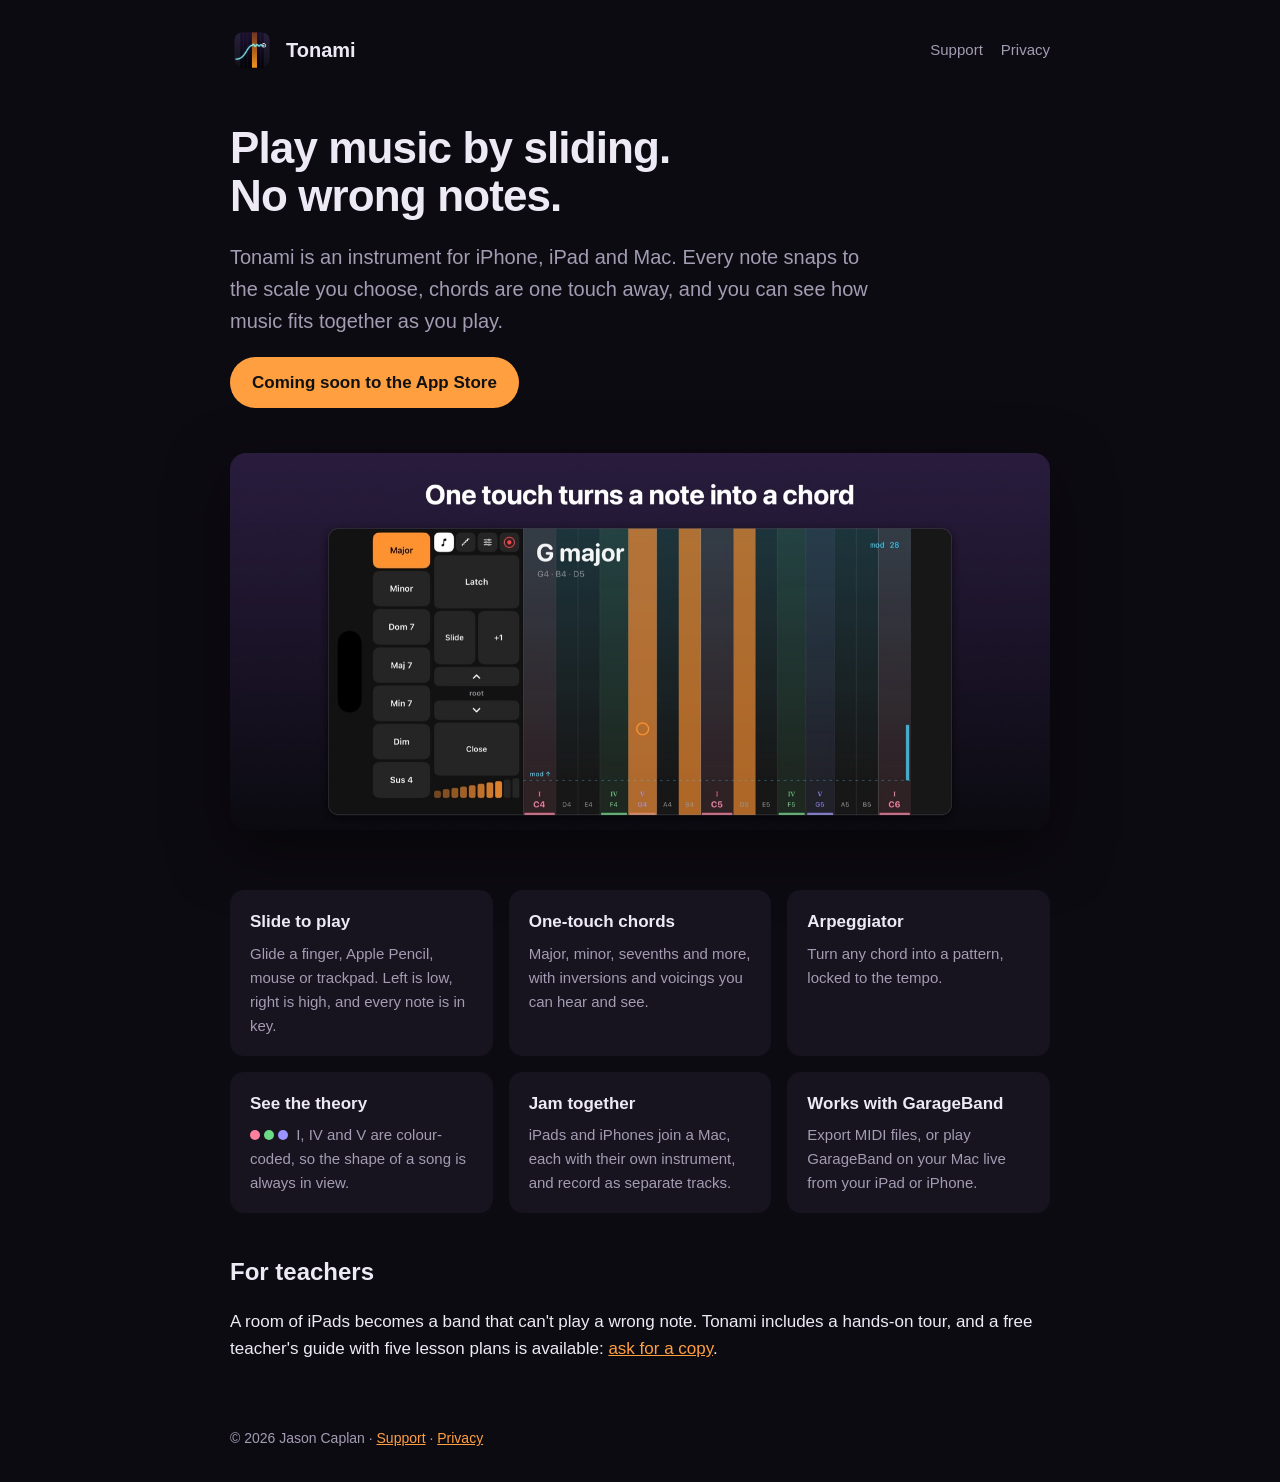
<file: index.html>
<!doctype html>
<html lang="en">
<head>
<meta charset="utf-8"><meta name="viewport" content="width=device-width, initial-scale=1">
<title>Tonami: play, explore and learn music</title>
<meta name="description" content="Tonami is a musical instrument you play by sliding. Every note fits the scale, chords are one touch away, and whole classes can jam together.">
<link rel="icon" href="img/icon.png"><link rel="stylesheet" href="style.css">
</head>
<body>
<div class="wrap">
<header><img src="img/icon.png" alt=""><a class="brand" href="index.html">Tonami</a>
<nav><a href="support.html">Support</a><a href="privacy.html">Privacy</a></nav></header>

<section class="hero">
<h1>Play music by sliding.<br>No wrong notes.</h1>
<p class="lead">Tonami is an instrument for iPhone, iPad and Mac. Every note snaps to the scale you choose, chords are one touch away, and you can see how music fits together as you play.</p>
<p><a class="button" href="#">Coming soon to the App Store</a></p>
<img src="img/hero.jpg" alt="Tonami on iPhone, playing a G major chord">
</section>

<div class="grid">
<div class="card"><h3>Slide to play</h3><p>Glide a finger, Apple Pencil, mouse or trackpad. Left is low, right is high, and every note is in key.</p></div>
<div class="card"><h3>One-touch chords</h3><p>Major, minor, sevenths and more, with inversions and voicings you can hear and see.</p></div>
<div class="card"><h3>Arpeggiator</h3><p>Turn any chord into a pattern, locked to the tempo.</p></div>
<div class="card"><h3>See the theory</h3><p class="dots"><span style="background:var(--rose)"></span><span style="background:var(--green)"></span><span style="background:var(--violet)"></span> I, IV and V are colour-coded, so the shape of a song is always in view.</p></div>
<div class="card"><h3>Jam together</h3><p>iPads and iPhones join a Mac, each with their own instrument, and record as separate tracks.</p></div>
<div class="card"><h3>Works with GarageBand</h3><p>Export MIDI files, or play GarageBand on your Mac live from your iPad or iPhone.</p></div>
</div>

<h2>For teachers</h2>
<p>A room of iPads becomes a band that can't play a wrong note. Tonami includes a hands-on tour, and a free teacher's guide with five lesson plans is available: <a href="support.html#teachers">ask for a copy</a>.</p>

<footer>© 2026 Jason Caplan · <a href="support.html">Support</a> · <a href="privacy.html">Privacy</a></footer>
</div>
</body>
</html>
</file>
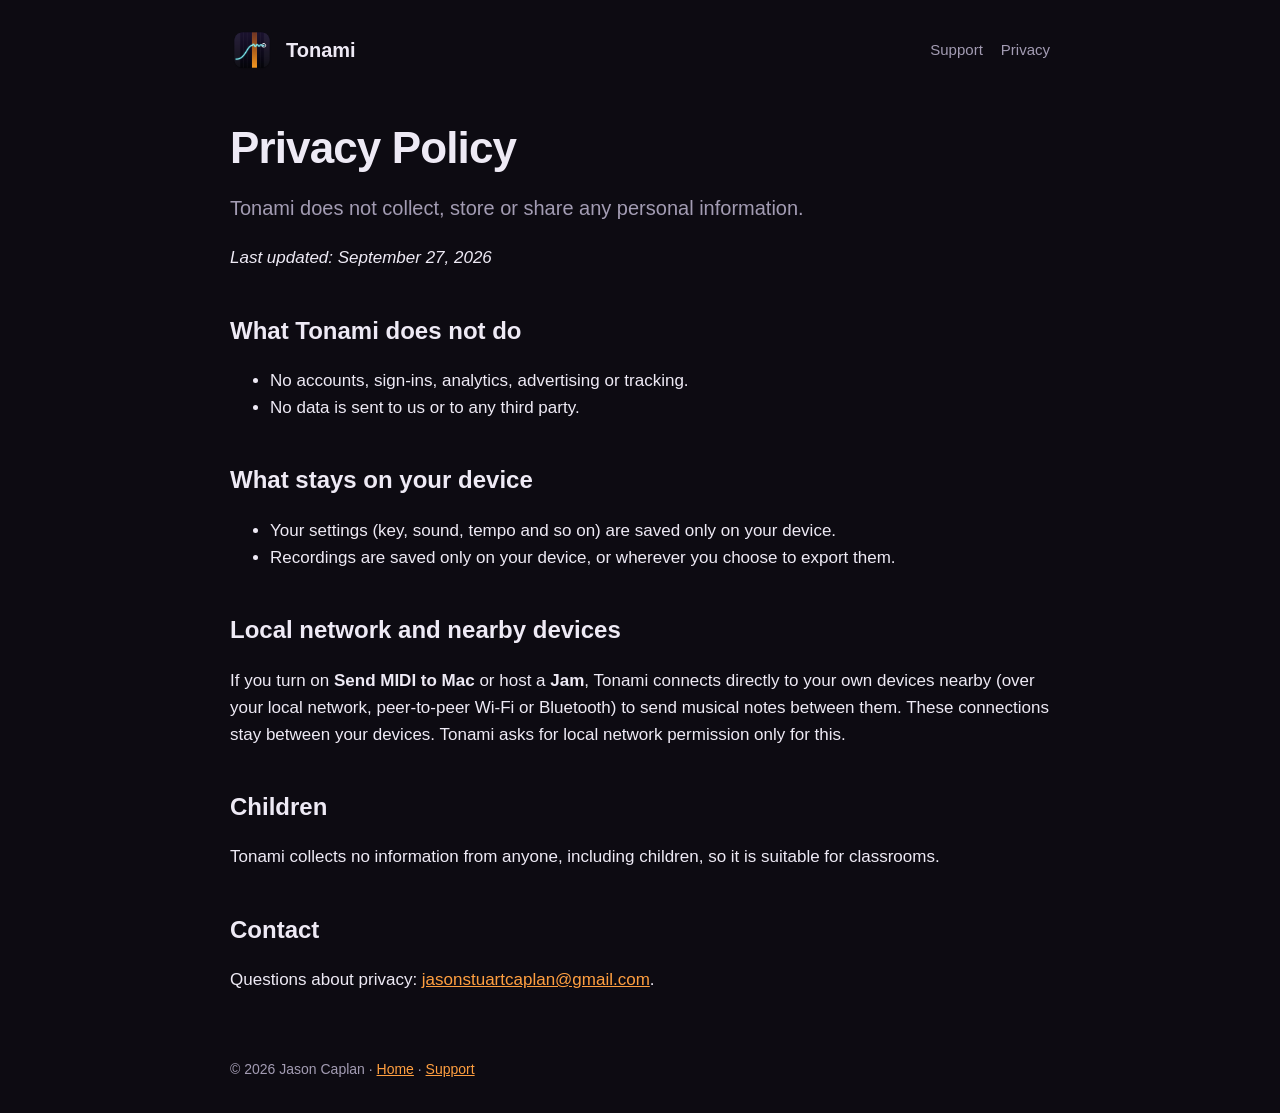
<file: privacy.html>
<!doctype html>
<html lang="en">
<head>
<meta charset="utf-8"><meta name="viewport" content="width=device-width, initial-scale=1">
<title>Tonami Privacy Policy</title>
<link rel="icon" href="img/icon.png"><link rel="stylesheet" href="style.css">
</head>
<body>
<div class="wrap">
<header><img src="img/icon.png" alt=""><a class="brand" href="index.html">Tonami</a>
<nav><a href="support.html">Support</a><a href="privacy.html">Privacy</a></nav></header>

<h1>Privacy Policy</h1>
<p class="lead">Tonami does not collect, store or share any personal information.</p>
<p><em>Last updated: September 27, 2026</em></p>

<h2>What Tonami does not do</h2>
<ul>
<li>No accounts, sign-ins, analytics, advertising or tracking.</li>
<li>No data is sent to us or to any third party.</li>
</ul>

<h2>What stays on your device</h2>
<ul>
<li>Your settings (key, sound, tempo and so on) are saved only on your device.</li>
<li>Recordings are saved only on your device, or wherever you choose to export them.</li>
</ul>

<h2>Local network and nearby devices</h2>
<p>If you turn on <strong>Send MIDI to Mac</strong> or host a <strong>Jam</strong>, Tonami connects directly to your own devices nearby (over your local network, peer-to-peer Wi-Fi or Bluetooth) to send musical notes between them. These connections stay between your devices. Tonami asks for local network permission only for this.</p>

<h2>Children</h2>
<p>Tonami collects no information from anyone, including children, so it is suitable for classrooms.</p>

<h2>Contact</h2>
<p>Questions about privacy: <a href="mailto:jasonstuartcaplan@gmail.com">jasonstuartcaplan@gmail.com</a>.</p>

<footer>© 2026 Jason Caplan · <a href="index.html">Home</a> · <a href="support.html">Support</a></footer>
</div>
</body>
</html>
</file>
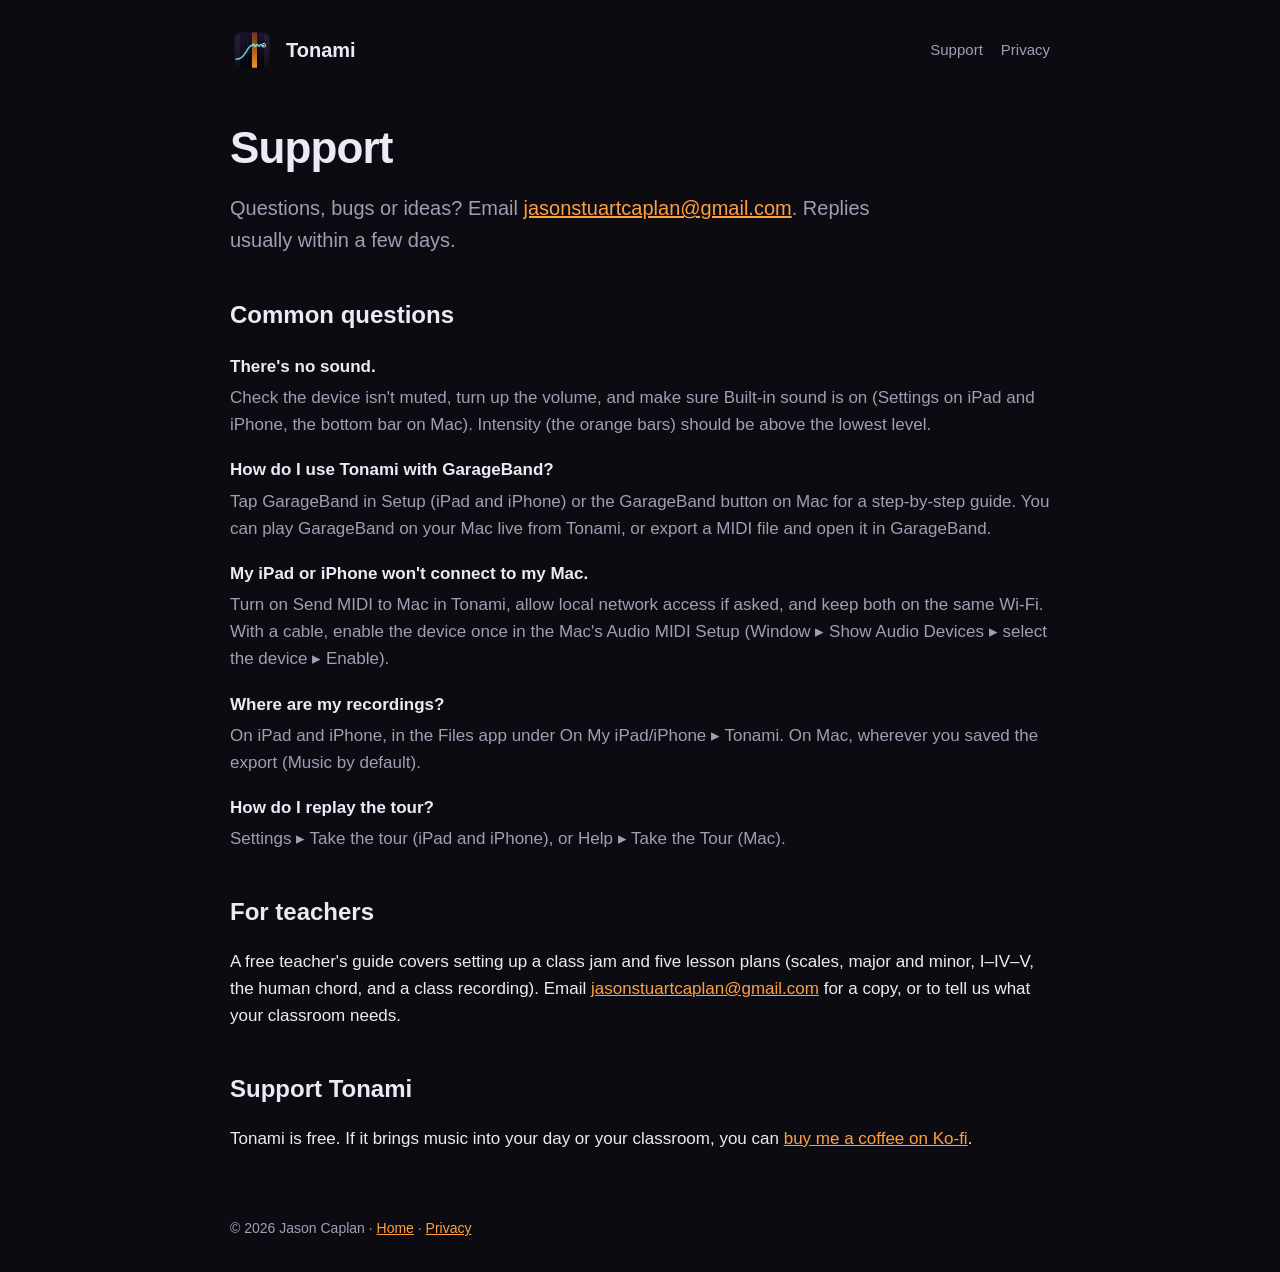
<file: support.html>
<!doctype html>
<html lang="en">
<head>
<meta charset="utf-8"><meta name="viewport" content="width=device-width, initial-scale=1">
<title>Tonami Support</title>
<link rel="icon" href="img/icon.png"><link rel="stylesheet" href="style.css">
</head>
<body>
<div class="wrap">
<header><img src="img/icon.png" alt=""><a class="brand" href="index.html">Tonami</a>
<nav><a href="support.html">Support</a><a href="privacy.html">Privacy</a></nav></header>

<h1>Support</h1>
<p class="lead">Questions, bugs or ideas? Email <a href="mailto:jasonstuartcaplan@gmail.com">jasonstuartcaplan@gmail.com</a>. Replies usually within a few days.</p>

<h2>Common questions</h2>
<dl class="faq">
<dt>There's no sound.</dt>
<dd>Check the device isn't muted, turn up the volume, and make sure Built-in sound is on (Settings on iPad and iPhone, the bottom bar on Mac). Intensity (the orange bars) should be above the lowest level.</dd>
<dt>How do I use Tonami with GarageBand?</dt>
<dd>Tap GarageBand in Setup (iPad and iPhone) or the GarageBand button on Mac for a step-by-step guide. You can play GarageBand on your Mac live from Tonami, or export a MIDI file and open it in GarageBand.</dd>
<dt>My iPad or iPhone won't connect to my Mac.</dt>
<dd>Turn on Send MIDI to Mac in Tonami, allow local network access if asked, and keep both on the same Wi-Fi. With a cable, enable the device once in the Mac's Audio MIDI Setup (Window ▸ Show Audio Devices ▸ select the device ▸ Enable).</dd>
<dt>Where are my recordings?</dt>
<dd>On iPad and iPhone, in the Files app under On My iPad/iPhone ▸ Tonami. On Mac, wherever you saved the export (Music by default).</dd>
<dt>How do I replay the tour?</dt>
<dd>Settings ▸ Take the tour (iPad and iPhone), or Help ▸ Take the Tour (Mac).</dd>
</dl>

<h2 id="teachers">For teachers</h2>
<p>A free teacher's guide covers setting up a class jam and five lesson plans (scales, major and minor, I–IV–V, the human chord, and a class recording). Email <a href="mailto:jasonstuartcaplan@gmail.com">jasonstuartcaplan@gmail.com</a> for a copy, or to tell us what your classroom needs.</p>

<h2>Support Tonami</h2>
<p>Tonami is free. If it brings music into your day or your classroom, you can <a href="https://ko-fi.com/tonami987">buy me a coffee on Ko-fi</a>.</p>

<footer>© 2026 Jason Caplan · <a href="index.html">Home</a> · <a href="privacy.html">Privacy</a></footer>
</div>
</body>
</html>
</file>
<file: style.css>
:root { --bg: #0d0b12; --panel: #17131f; --text: #eeeaf5; --muted: #a39cb3; --accent: #ff9f40; --rose: #ff809f; --green: #6bdb85; --violet: #9994ff; }
* { box-sizing: border-box; }
body { margin: 0; background: var(--bg); color: var(--text); font: 17px/1.6 -apple-system, BlinkMacSystemFont, "Segoe UI", Helvetica, Arial, sans-serif; }
a { color: var(--accent); }
.wrap { max-width: 860px; margin: 0 auto; padding: 0 20px; }
header { padding: 28px 0; display: flex; align-items: center; gap: 12px; }
header img { width: 44px; height: 44px; border-radius: 10px; }
header a.brand { color: var(--text); text-decoration: none; font-weight: 700; font-size: 20px; }
header nav { margin-left: auto; display: flex; gap: 18px; font-size: 15px; }
header nav a { color: var(--muted); text-decoration: none; }
header nav a:hover { color: var(--text); }
h1 { font-size: 44px; line-height: 1.1; margin: 24px 0 12px; letter-spacing: -0.02em; }
h2 { font-size: 24px; margin: 40px 0 8px; }
.lead { font-size: 20px; color: var(--muted); max-width: 640px; }
.hero img { width: 100%; border-radius: 16px; margin: 28px 0; box-shadow: 0 20px 60px rgba(0,0,0,.5); }
.grid { display: grid; grid-template-columns: repeat(auto-fit, minmax(230px, 1fr)); gap: 16px; margin: 24px 0; }
.card { background: var(--panel); border-radius: 14px; padding: 18px 20px; }
.card h3 { margin: 0 0 6px; font-size: 17px; }
.card p { margin: 0; color: var(--muted); font-size: 15px; }
.dots span { display: inline-block; width: 10px; height: 10px; border-radius: 50%; margin-right: 4px; }
.button { display: inline-block; background: var(--accent); color: #111; font-weight: 700; padding: 12px 22px; border-radius: 999px; text-decoration: none; }
.faq dt { font-weight: 700; margin-top: 18px; }
.faq dd { margin: 4px 0 0; color: var(--muted); }
footer { color: var(--muted); font-size: 14px; padding: 48px 0 32px; }
</file>
